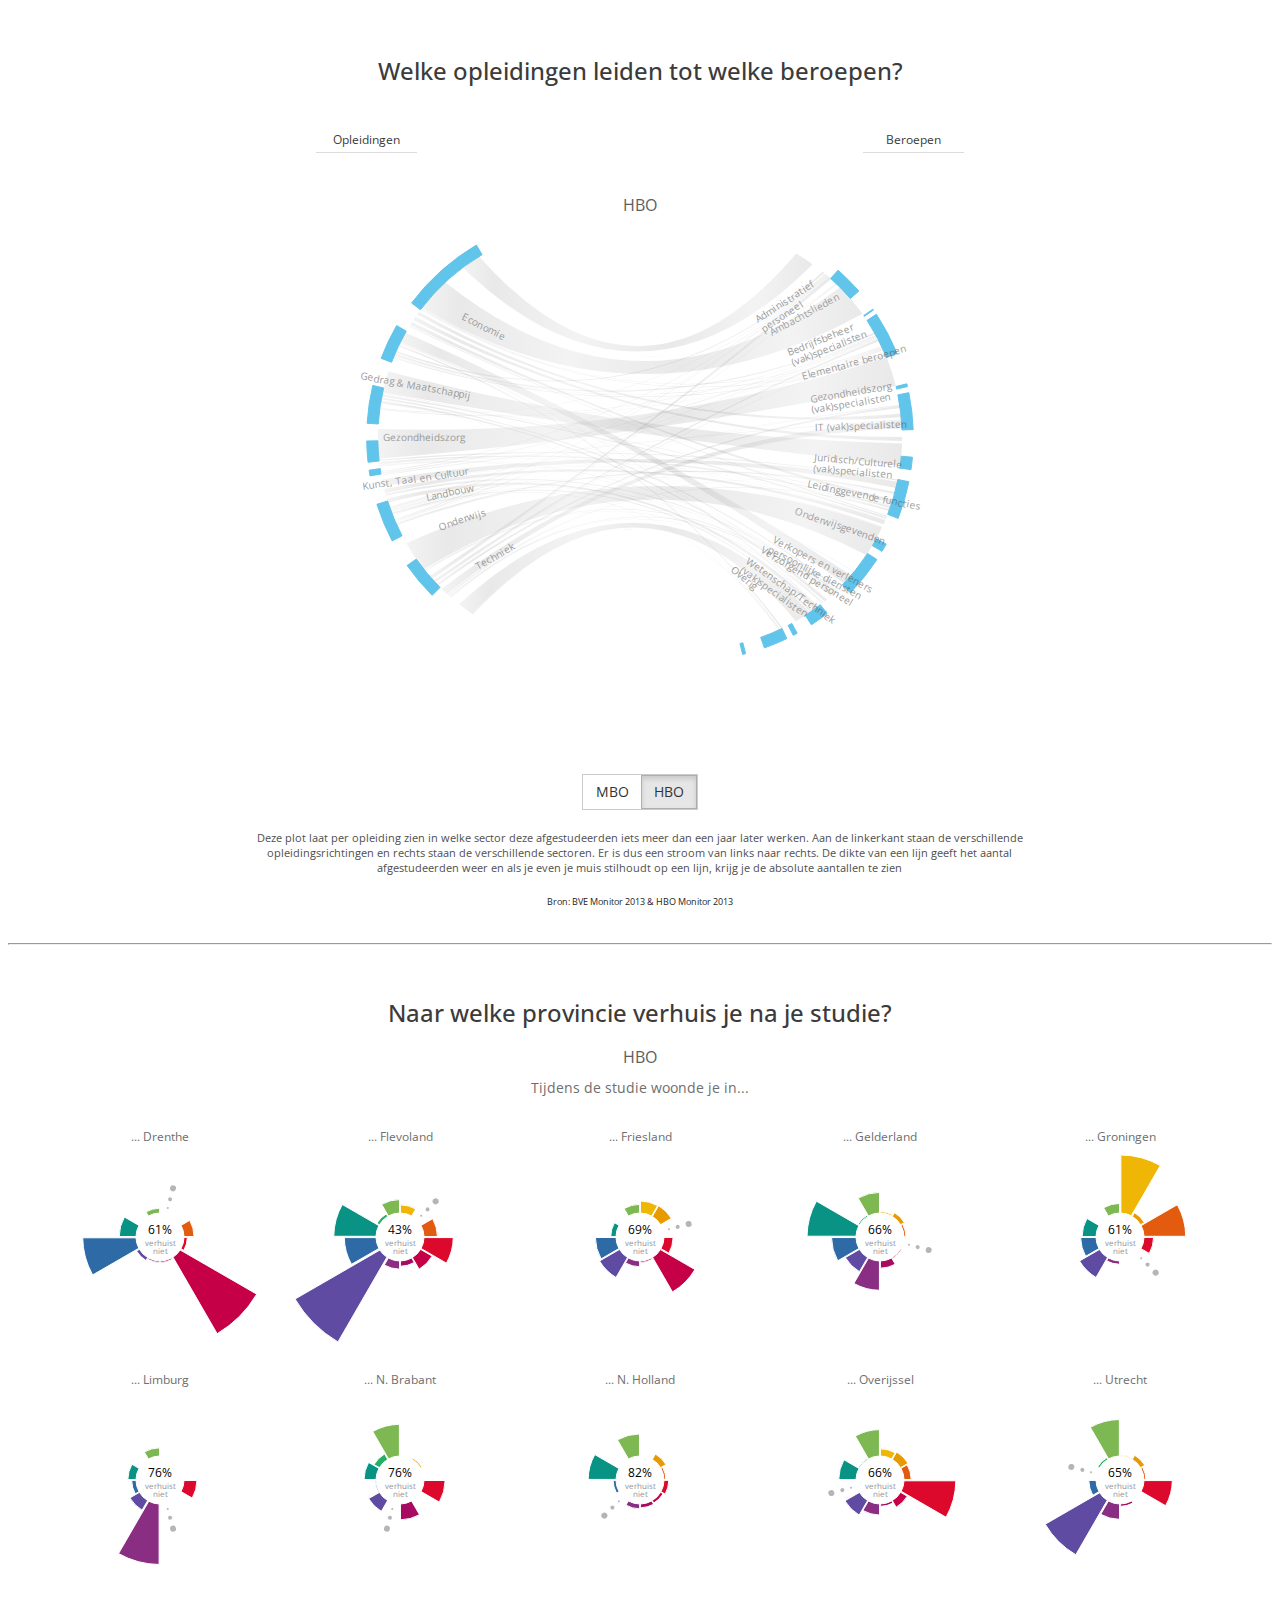
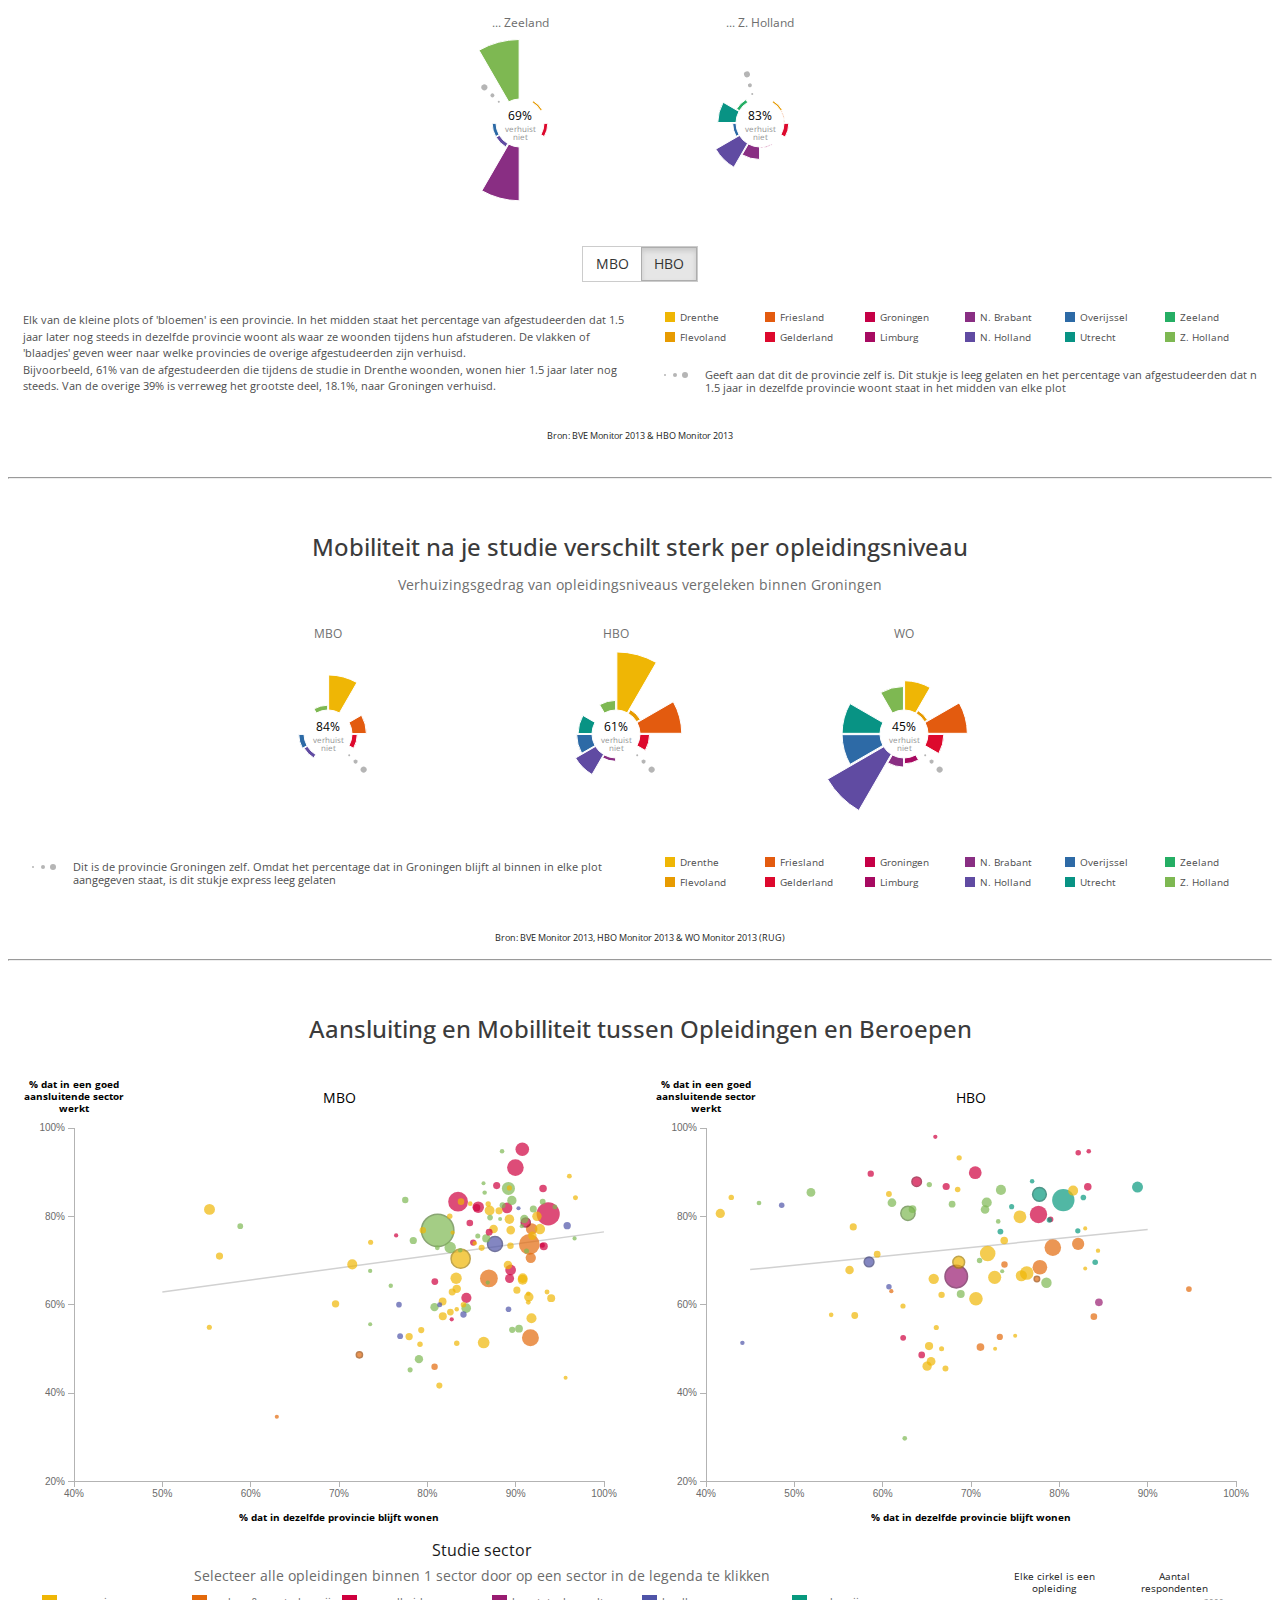
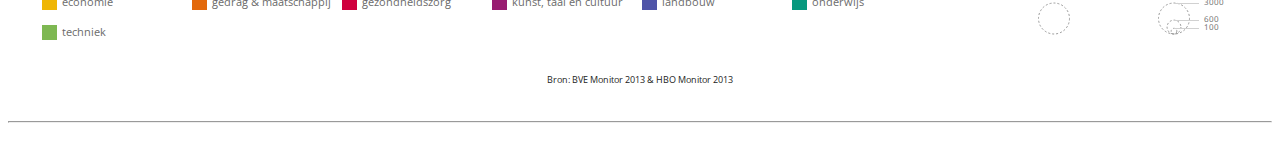
<file: index.html>
<!DOCTYPE html>
<html lang="en">
<head>
	<meta charset="utf-8">

	<title>Onderwijs - SotS</title>

	<!-- ADD ALL SOTS HTML FRAGMENTS CSS HERE -->
	
	<!-- D3.js -->
    <script src="js/sots_onderwijs_d3.v3.min.js"></script>
	
	<!-- jQuery -->
	<script src="http://ajax.googleapis.com/ajax/libs/jquery/1.11.1/jquery.min.js"></script>
	<!-- Latest compiled and minified CSS -->
	<!--<link rel="stylesheet" href="https://maxcdn.bootstrapcdn.com/bootstrap/3.3.2/css/bootstrap.min.css">-->
	<link rel="stylesheet" href="css/custom-bootstrap.css">
	<!-- Latest compiled and minified JavaScript -->
	<!--<script src="https://maxcdn.bootstrapcdn.com/bootstrap/3.3.2/js/bootstrap.min.js"></script>-->

	<!-- Scripts needed for all Education plots -->
	<link rel="stylesheet" href="css/sots_style.css">
	<script src="js/sots_onderwijs_general.min.js"></script>

	<link href='http://fonts.googleapis.com/css?family=Open+Sans:700,400,300' rel='stylesheet' type='text/css'>
	<style>
		body {
		  font-family: 'Open Sans', sans-serif;
		  font-size: 10px;
		  font-weight: 400;
		  color: #525252;
		}	
	</style>
	
</head>

<body>

	<!-- SotS Onderwijs Stretched Chord HTML -->
	<div class = "sotsVisualWrapper">
		<div id="cont" class="container-fluid">
			<div class="row text-center">
				<div class="col-md-12">
					<div class="title-h3" style="color: #3B3B3B; padding-bottom: 10px;">Welke opleidingen leiden tot welke beroepen?</div>
					<div class="dataresource chord"></div>
				</div>
			</div>
			<div class="row text-center">
				<div id="ChordButtonWrapper" class="col-md-12">
					<div id="ChordButtons" class="btn-group" data-toggle="buttons">
						<label id="ChordMBObutton" class="btn btn-default"><input type="radio" class="btn-options"> MBO </label>
						<label id="ChordHBObutton" class="btn btn-default active"><input type="radio" class="btn-options"> HBO </label>
					</div>
				</div>
			</div>
			<div class="row text-center">
				<div class="col-md-8 col-md-offset-2">
					<div style="color: #4F4F4F; font-size: 11px; padding-top: 20px;">Deze plot laat per opleiding zien in welke sector deze afgestudeerden iets meer dan een jaar later werken. 
					Aan de linkerkant staan de verschillende opleidingsrichtingen en rechts staan de verschillende sectoren. Er is dus een stroom van links naar rechts. 
					De dikte van een lijn geeft het aantal afgestudeerden weer en als je even je muis stilhoudt op een lijn, krijg je de absolute aantallen te zien</div>
				</div>
			</div>
			<div class="row text-center">
				<div class="col-md-12">
					<div class="legendTitle" style="font-size: 9px; padding-top: 20px;">Bron: BVE Monitor 2013 & HBO Monitor 2013</div>
				</div>
			</div>
		</div>
	</div>
	
	<!-- Graph separator -->
	<hr>
	
	<!-- SotS Onderwijs Roses HTML -->
	<div class = "sotsVisualWrapper">
		<div id="cont" class="container-fluid">
			<div class="row text-center">
				<div class="col-md-12">
					<div class="title-h3" style="color: #3B3B3B; padding-bottom: 10px;">Naar welke provincie verhuis je na je studie?</div>
					<div class = "flowerSubTitle" style="color: #5E5E5E; font-size: 16px; padding-bottom: 10px;">HBO</div>
					<div style="color: #6E6E6E; font-size: 14px; padding-bottom: 20px;">Tijdens de studie woonde je in...</div>
				</div>
			</div>
			<div class="row text-center">
				<div class="col-md-12">
					<div class="dataresource rose"></div>
				</div>
			</div>
			<div class="row text-center">
				<div id="RoseButtonWrapper" class="col-md-12">
					<div id="RoseButtons" class="btn-group" data-toggle="buttons">
						<label id="RoseMBObutton" value="MBO" class="btn btn-default roseButton"><input type="radio" class="btn-options"> MBO </label>
						<label id="RoseHBObutton" value="HBO" class="btn btn-default roseButton active"><input type="radio" class="btn-options"> HBO </label>
					</div>
				</div>
			</div>
			<div class="row" style="padding-top: 30px;">
				<div class="col-sm-6">
					<div id="roseExplanation" style="color: #4F4F4F; font-size: 11px; line-height: 150%">
						Elk van de kleine plots of 'bloemen' is een provincie. In het midden staat het percentage van afgestudeerden dat 1.5 jaar later 
						nog steeds in dezelfde provincie woont als waar ze woonden tijdens hun afstuderen. De vlakken of 'blaadjes' geven weer naar welke provincies 
						de overige afgestudeerden zijn verhuisd.<br>
						Bijvoorbeeld, 61% van de afgestudeerden die tijdens de studie in Drenthe woonden, wonen hier 1.5 jaar later nog steeds. 
						Van de overige 39% is verreweg het grootste deel, 18.1%, naar Groningen verhuisd.
					</div>
				</div>
				<div class="col-sm-6">
					<div id="roseLegendSquares"></div>
					<div id="roseLegendCircles" style="padding-top: 10px;"></div>
				</div>
			</div>
			<div class="row text-center">
				<div class="col-md-12">
					<div class="legendTitle" style="font-size: 9px; padding-top: 10px;">Bron: BVE Monitor 2013 & HBO Monitor 2013</div>
				</div>
			</div>
		</div>
	</div>
	
	<!-- Graph separator -->
	<hr>

	<!-- SotS Onderwijs Groningen Roses HTML -->
	<div class = "sotsVisualWrapper" style="padding-bottom: 10px;">
		<div id="cont" class="container-fluid">
			<div class="row text-center">
				<div class="col-md-12">
					<div class="title-h3" style="color: #3B3B3B; padding-bottom: 5px;">Mobiliteit na je studie verschilt sterk per opleidingsniveau</div>
					<div style="color: #6E6E6E; font-size: 14px; padding-bottom: 20px;">Verhuizingsgedrag van opleidingsniveaus vergeleken binnen Groningen</div>
				</div>
			</div>
			<div class="row text-center">
				<div class="col-md-12">
					<div class="dataresource roseGroningen"></div>
				</div>
			</div>
			<div class="row text-center">
				<div class="col-md-6" style="padding-bottom: 10px;">
					<div id="roseGroningenLegendCircles"></div>
				</div>
				<div class="col-md-6" style="padding-bottom: 10px;">
					<div id="roseGroningenLegendSquares"></div>
				</div>
			</div>
			<div class="row text-center">
				<div class="col-md-12">
					<div class="legendTitle" style="font-size: 9px; padding-top: 10px;">Bron: BVE Monitor 2013, HBO Monitor 2013 & WO Monitor 2013 (RUG)</div>
				</div>
			</div>
		</div>
	</div>
	
	<!-- Graph separator -->
	<hr>
	
	<!-- SotS Onderwijs Scatter plots HTML -->
	<div class = "sotsVisualWrapper">
		<div id="cont" class="container-fluid">
			<div class="row scatterOnderwijs text-center">
				<div class="title-h3" style="color: #3B3B3B; padding-bottom:25px;">Aansluiting en Mobilliteit tussen Opleidingen en Beroepen</div>
				<div class="col-md-6">
					<div class="dataresource scatterMBO"></div>
				</div>
				<div class="col-md-6">
					<div class="dataresource scatterHBO"></div>
				</div>
			</div>
			<div class="row scatterOnderwijs text-center">
				<div class="col-md-9">
					<div class="legendTitle" style="font-size: 16px; padding-top: 5px;">Studie sector</div>
					<div class="legendText" style="font-size: 14px; padding-top: 5px;">Selecteer alle opleidingen binnen 1 sector door op een sector in de legenda te klikken</div>
					<div class="dataresource scatterLegend"></div>
				</div>
				<div class="col-md-3">
					<div class="dataresource scatterLegendCircle"></div>
				</div>
			</div>
			<div class="row text-center">
				<div class="col-md-12">
					<div class="legendTitle" style="font-size: 9px; padding-top: 5px;">Bron: BVE Monitor 2013 & HBO Monitor 2013</div>
				</div>
			</div>
		</div>
	</div>

	<!-- Graph separator -->
	<hr>
	
	<!-- Animated gradient for Chord Diagram -->
	<svg height="0cm" width="0cm">
		<defs>
			<linearGradient id="gradientLinearPerLine" x1="0%" y1="0%" x2="100%" y2="0%">

				  <stop offset="-100%" stop-color="#858585" stop-opacity=".5">
					<animate attributeName="offset" values="-1;0" dur="9s" repeatCount="indefinite"></animate>
				  </stop>
				  
				  <stop offset="-75%" stop-color="#BEBEBE" stop-opacity=".5">
					<animate attributeName="offset" values="-0.75;0.25" dur="9s" repeatCount="indefinite"></animate>
				  </stop>
			
				  <stop offset="-50%" stop-color="#858585" stop-opacity=".5">
					<animate attributeName="offset" values="-0.5;0.5" dur="9s" repeatCount="indefinite"></animate>
				  </stop>
				  
				  <stop offset="-25%" stop-color="#BEBEBE" stop-opacity=".5">
					<animate attributeName="offset" values="-0.25;0.75" dur="9s" repeatCount="indefinite"></animate>
				  </stop>
				  
				  <stop offset="0%" stop-color="#858585" stop-opacity=".5">
					<animate attributeName="offset" values="0;1" dur="9s" repeatCount="indefinite"></animate>
				  </stop>
				  
				  <stop offset="25%" stop-color="#BEBEBE" stop-opacity=".5">
					<animate attributeName="offset" values="0.25;1.25" dur="9s" repeatCount="indefinite"></animate>
				  </stop>
				  
				  <stop offset="50%" stop-color="#858585" stop-opacity=".5">
					<animate attributeName="offset" values="0.5;1.5" dur="9s" repeatCount="indefinite"></animate>
				  </stop>	

				  <stop offset="75%" stop-color="#BEBEBE" stop-opacity=".5">
					<animate attributeName="offset" values="0.75;1.75" dur="9s" repeatCount="indefinite"></animate>
				  </stop>
				  
				  <stop offset="100%" stop-color="#858585" stop-opacity=".5">
					<animate attributeName="offset" values="1;2" dur="9s" repeatCount="indefinite"></animate>
				  </stop>
				  
			</linearGradient>
		</defs>
	</svg>					

	<svg height="0cm" width="0cm">
		<defs>
			<linearGradient id="gradientLinear" x1="-100%" y1="0%" x2="100%" y2="0%" gradientUnits="userSpaceOnUse">

				  <stop offset="-100%" stop-color="#858585" stop-opacity=".5">
					<animate attributeName="offset" values="-1;0" dur="5s" repeatCount="indefinite"></animate>
				  </stop>
				  
				  <stop offset="-75%" stop-color="#BEBEBE" stop-opacity=".5">
					<animate attributeName="offset" values="-0.75;0.25" dur="5s" repeatCount="indefinite"></animate>
				  </stop>
				  
				  <stop offset="-50%" stop-color="#858585" stop-opacity=".5">
					<animate attributeName="offset" values="-0.5;0.5" dur="5s" repeatCount="indefinite"></animate>
				  </stop>
				  
				  <stop offset="-25%" stop-color="#BEBEBE" stop-opacity=".5">
					<animate attributeName="offset" values="-0.25;0.75" dur="5s" repeatCount="indefinite"></animate>
				  </stop>
				  
				  <stop offset="0%" stop-color="#858585" stop-opacity=".5">
					<animate attributeName="offset" values="0;1" dur="5s" repeatCount="indefinite"></animate>
				  </stop>
				  
				  <stop offset="25%" stop-color="#BEBEBE" stop-opacity=".5">
					<animate attributeName="offset" values="0.25;1.25" dur="5s" repeatCount="indefinite"></animate>
				  </stop>
				  
				  <stop offset="50%" stop-color="#858585" stop-opacity=".5">
					<animate attributeName="offset" values="0.5;1.5" dur="5s" repeatCount="indefinite"></animate>
				  </stop>	
				  
				  <stop offset="75%" stop-color="#BEBEBE" stop-opacity=".5">
					<animate attributeName="offset" values="0.75;1.75" dur="5s" repeatCount="indefinite"></animate>
				  </stop>
				  
				  <stop offset="100%" stop-color="#858585" stop-opacity=".5">
					<animate attributeName="offset" values="1;2" dur="5s" repeatCount="indefinite"></animate>
				  </stop>
				  
			</linearGradient>
		</defs>
	</svg>	
	
	<!-- ADD ALL SOTS HTML FRAGMENTS JS HERE -->
	
	<!-- Scripts needed for Education Chord plot -->
	<script src="js/sots_onderwijs_chord_total.min.js"></script>
	<!-- Scripts needed for Education Rose plot -->
	<script src="js/sots_onderwijs_flowers_total.min.js"></script>
	<script src="js/sots_onderwijs_flowers_groningen_total.min.js"></script>
	<!-- Scripts needed for Education Scatter plot -->
	<script src="js/sots_onderwijs_scatter_total.min.js"></script>

</body>
</html>
</file>
<file: css/sots_style.css>
.title-h3,
.title-h4 {
  font-family: inherit;
  font-weight: 500;
  line-height: 1.1;
  color: inherit;
}

.title-h3 {
  margin-top: 20px;
  margin-bottom: 10px;
  font-size: 24px;
}
.title-h4 {
  margin-top: 10px;
  margin-bottom: 10px;
  font-size: 18px;
}

.axis path,
.axis line {
	fill: none;
	stroke: #B3B3B3;
	shape-rendering: crispEdges;
}
.axis text {
	font-family: sans-serif;
	font-size: 10px;
	fill: #6B6B6B;
}
.axis.small text {
	font-size: 7px;
}

.divider {
	margin: 20px;
}

.sotsVisualWrapper {
	padding: 30px 0px;
}

.legendCircle {
  stroke-width:1;
  stroke:#999;
  stroke-dasharray:2 2;
  fill:none;
}

.legendLine {
	stroke-width: 1;
	stroke: #D1D1D1;
	shape-rendering: crispEdges;
}

.legendTitle {
	fill: #1A1A1A;
	color: #1A1A1A;
	text-anchor: middle;
	font-size: 10px;
}

.legendText {
	fill: #6B6B6B;
	color: #6B6B6B;
	text-anchor: start;
	font-size: 8px;
}

.dataresource.treemap {
  display: block;
  margin: auto;
}

.callout {
	text-anchor: start;
	font-size: 10px;
}

.chordText {
	font-size: 10px;
	fill: #575757;
	color: #575757;
	font-weight: 400;
}

.solidArc:hover {
  fill: #00A1DE ;
}

.solidArc {
	-moz-transition: all 0.2s;
	-o-transition: all 0.2s;
	-webkit-transition: all 0.2s;
	transition: all 0.2s;
}

.voronoi path {
  fill: none;
  pointer-events: all;
}

.popover {
	pointer-events: none;
}

.trendline {
	stroke: #D1D1D1;
	stroke-width: 1.5;
	pointer-events: none;
}
</file>
